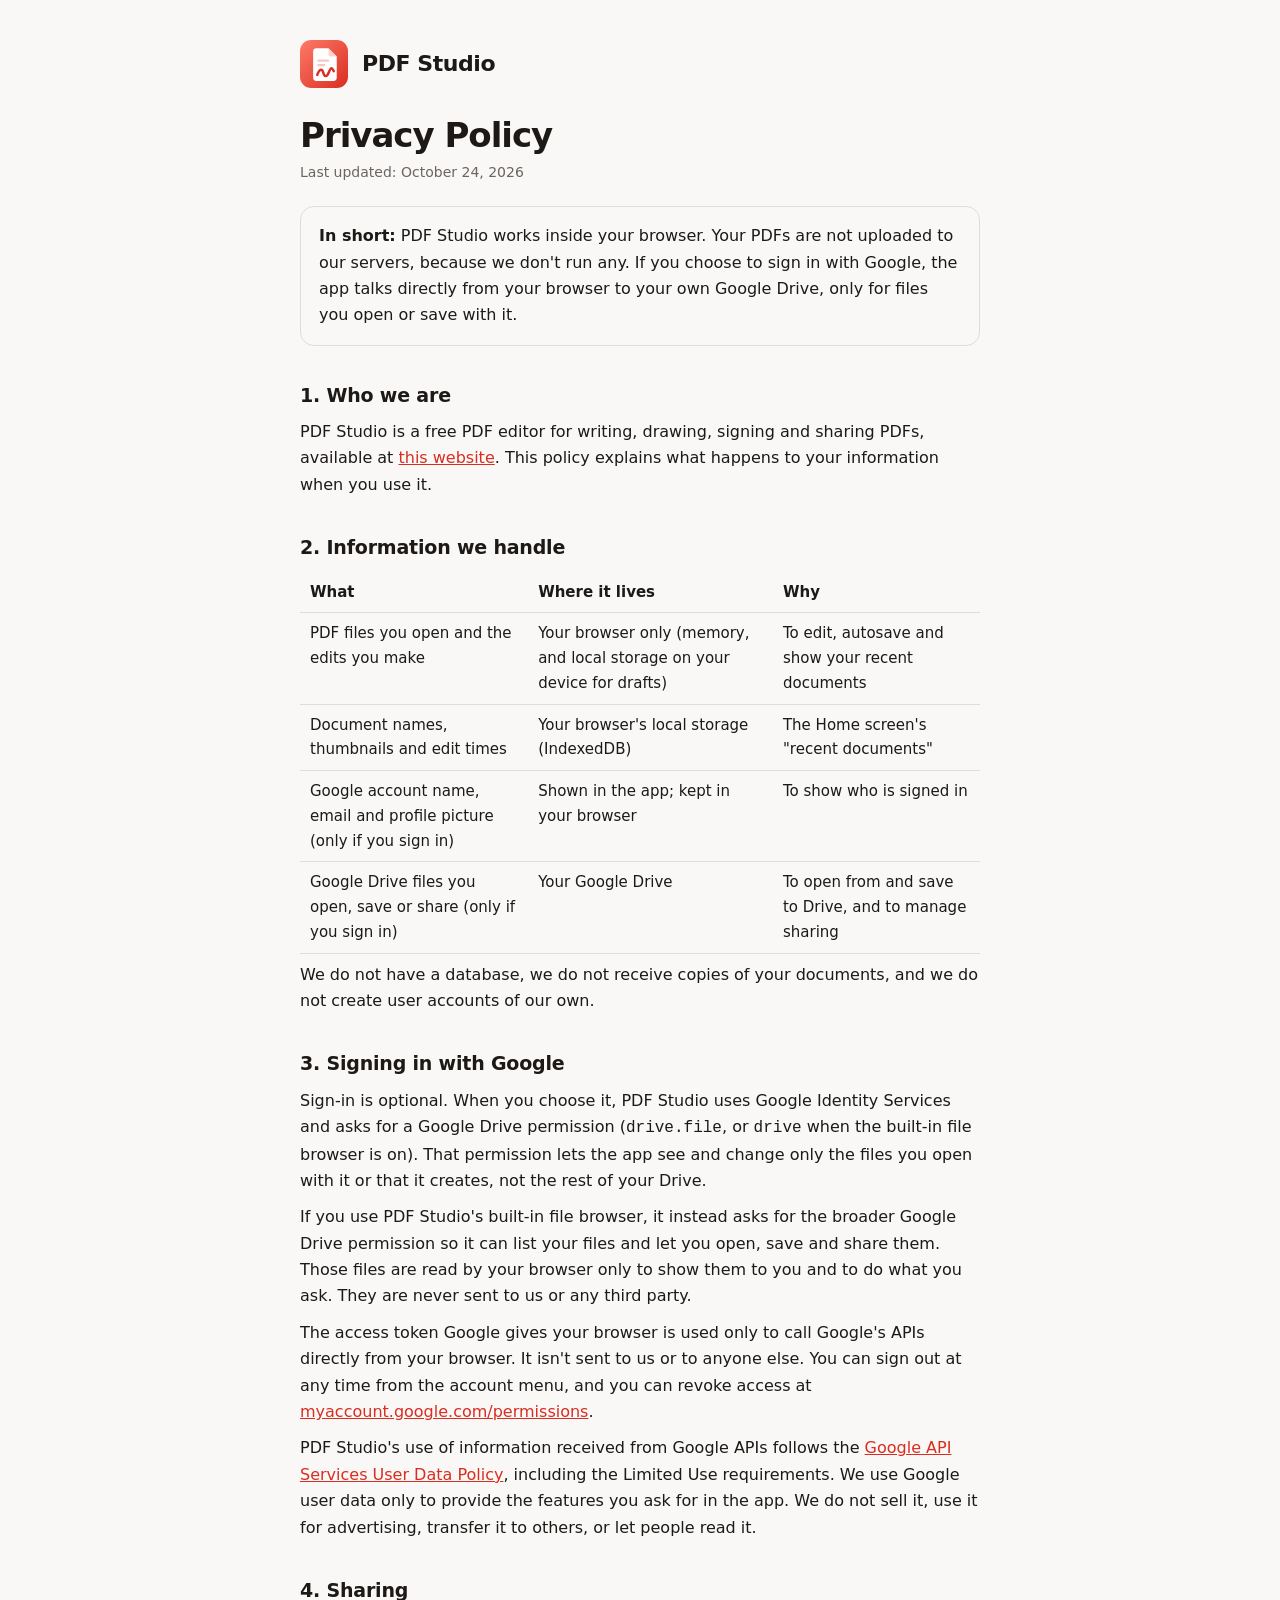
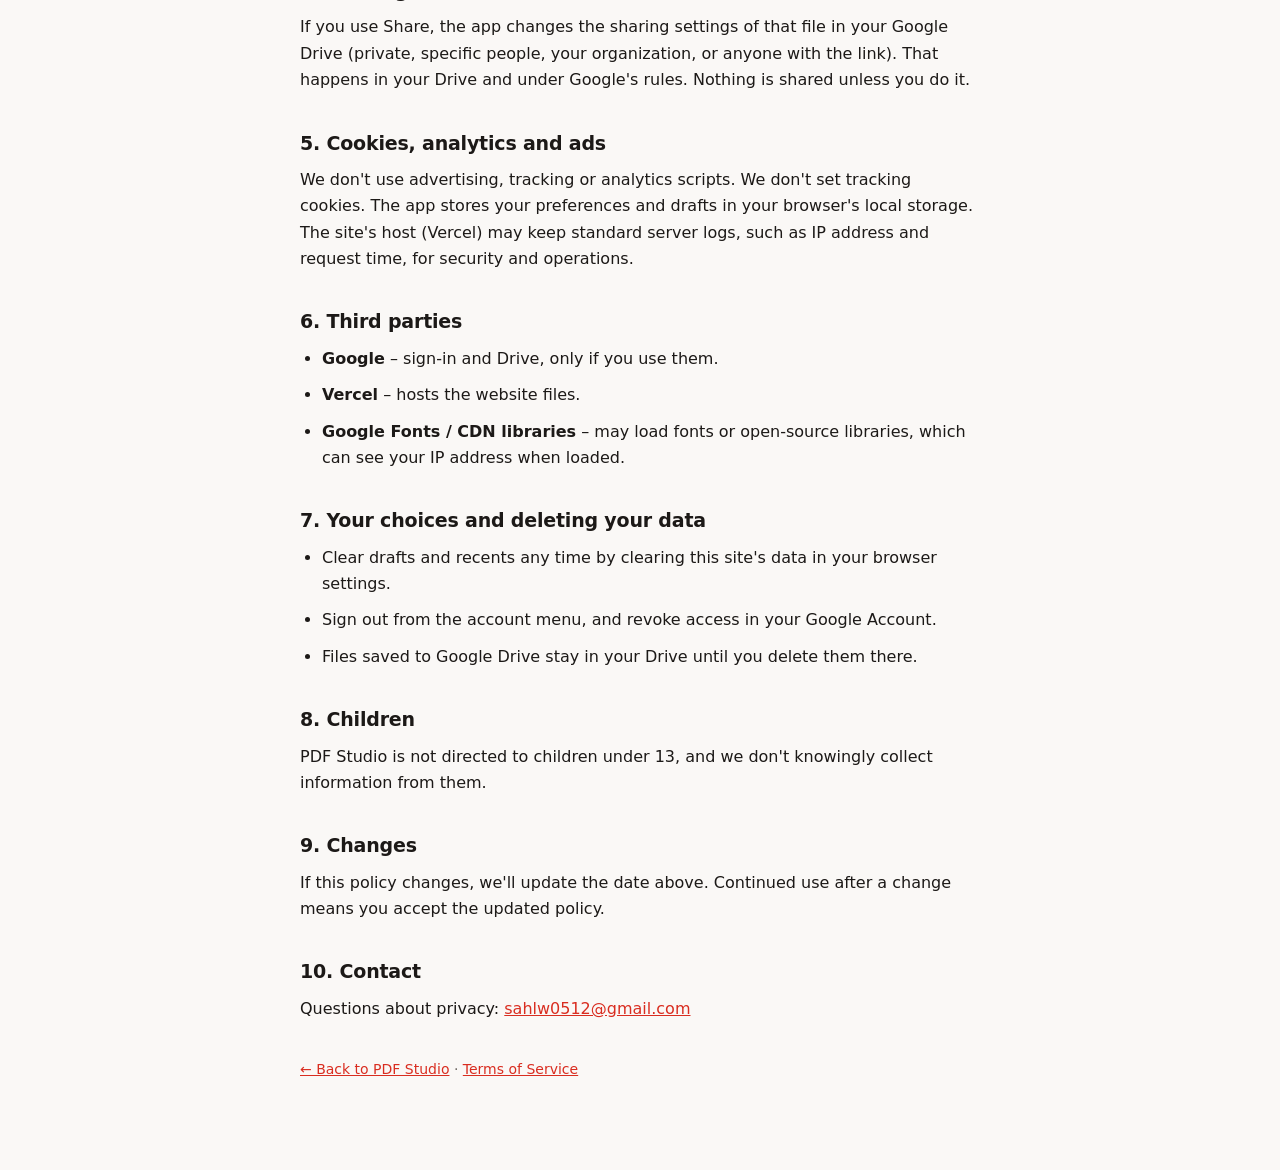
<file: privacy.html>
<!DOCTYPE html>
<html lang="en">
<head>
<meta charset="utf-8">
<meta name="viewport" content="width=device-width, initial-scale=1">
<meta name="color-scheme" content="light dark">
<title>Privacy Policy – PDF Studio</title>
<link rel="icon" type="image/svg+xml" href="assets/icon.svg">
<link rel="apple-touch-icon" href="assets/apple-touch-icon.png">
<style>
:root{--bg:#faf8f6;--fg:#1c1917;--mut:#6b6560;--line:rgba(28,25,23,.12);--acc:#d92d20}
@media(prefers-color-scheme:dark){:root{--bg:#17171a;--fg:#f3f1ee;--mut:#a39d97;--line:rgba(255,255,255,.14);--acc:#ff7a68}}
*{box-sizing:border-box}
body{margin:0;background:var(--bg);color:var(--fg);font:16px/1.65 system-ui,-apple-system,"Segoe UI",Roboto,sans-serif}
main{max-width:720px;margin:0 auto;padding:40px 20px 80px}
header{display:flex;align-items:center;gap:14px;margin-bottom:28px}
header img{width:48px;height:48px}
header a{color:inherit;text-decoration:none;font-weight:800;font-size:22px;letter-spacing:-.02em}
h1{font-size:34px;line-height:1.15;letter-spacing:-.03em;margin:0 0 6px}
h2{font-size:19px;margin:34px 0 8px;letter-spacing:-.01em}
p,li{margin:0 0 10px}
ul{padding-left:22px;margin:0 0 10px}
.mut{color:var(--mut);font-size:14px}
.box{border:1px solid var(--line);border-radius:14px;padding:16px 18px;margin:22px 0}
a{color:var(--acc)}
table{border-collapse:collapse;width:100%;font-size:15px;margin:8px 0}
th,td{text-align:left;padding:8px 10px;border-bottom:1px solid var(--line);vertical-align:top}
</style>
</head>
<body>
<main>
<header><img src="assets/icon.svg" alt=""><a href="./">PDF Studio</a></header>
<h1>Privacy Policy</h1>
<p class="mut">Last updated: October 24, 2026</p>

<div class="box"><strong>In short:</strong> PDF Studio works inside your browser. Your PDFs are not uploaded to our servers, because we don't run any. If you choose to sign in with Google, the app talks directly from your browser to your own Google Drive, only for files you open or save with it.</div>

<h2>1. Who we are</h2>
<p>PDF Studio is a free PDF editor for writing, drawing, signing and sharing PDFs, available at <a href="./">this website</a>. This policy explains what happens to your information when you use it.</p>

<h2>2. Information we handle</h2>
<table>
<tr><th>What</th><th>Where it lives</th><th>Why</th></tr>
<tr><td>PDF files you open and the edits you make</td><td>Your browser only (memory, and local storage on your device for drafts)</td><td>To edit, autosave and show your recent documents</td></tr>
<tr><td>Document names, thumbnails and edit times</td><td>Your browser's local storage (IndexedDB)</td><td>The Home screen's "recent documents"</td></tr>
<tr><td>Google account name, email and profile picture (only if you sign in)</td><td>Shown in the app; kept in your browser</td><td>To show who is signed in</td></tr>
<tr><td>Google Drive files you open, save or share (only if you sign in)</td><td>Your Google Drive</td><td>To open from and save to Drive, and to manage sharing</td></tr>
</table>
<p>We do not have a database, we do not receive copies of your documents, and we do not create user accounts of our own.</p>

<h2>3. Signing in with Google</h2>
<p>Sign-in is optional. When you choose it, PDF Studio uses Google Identity Services and asks for a Google Drive permission (<code>drive.file</code>, or <code>drive</code> when the built-in file browser is on). That permission lets the app see and change only the files you open with it or that it creates, not the rest of your Drive.</p>
<p>If you use PDF Studio's built-in file browser, it instead asks for the broader Google Drive permission so it can list your files and let you open, save and share them. Those files are read by your browser only to show them to you and to do what you ask. They are never sent to us or any third party.</p>
<p>The access token Google gives your browser is used only to call Google's APIs directly from your browser. It isn't sent to us or to anyone else. You can sign out at any time from the account menu, and you can revoke access at <a href="https://myaccount.google.com/permissions" rel="noopener">myaccount.google.com/permissions</a>.</p>
<p>PDF Studio's use of information received from Google APIs follows the <a href="https://developers.google.com/terms/api-services-user-data-policy" rel="noopener">Google API Services User Data Policy</a>, including the Limited Use requirements. We use Google user data only to provide the features you ask for in the app. We do not sell it, use it for advertising, transfer it to others, or let people read it.</p>

<h2>4. Sharing</h2>
<p>If you use Share, the app changes the sharing settings of that file in your Google Drive (private, specific people, your organization, or anyone with the link). That happens in your Drive and under Google's rules. Nothing is shared unless you do it.</p>

<h2>5. Cookies, analytics and ads</h2>
<p>We don't use advertising, tracking or analytics scripts. We don't set tracking cookies. The app stores your preferences and drafts in your browser's local storage. The site's host (Vercel) may keep standard server logs, such as IP address and request time, for security and operations.</p>

<h2>6. Third parties</h2>
<ul>
<li><strong>Google</strong> – sign-in and Drive, only if you use them.</li>
<li><strong>Vercel</strong> – hosts the website files.</li>
<li><strong>Google Fonts / CDN libraries</strong> – may load fonts or open-source libraries, which can see your IP address when loaded.</li>
</ul>

<h2>7. Your choices and deleting your data</h2>
<ul>
<li>Clear drafts and recents any time by clearing this site's data in your browser settings.</li>
<li>Sign out from the account menu, and revoke access in your Google Account.</li>
<li>Files saved to Google Drive stay in your Drive until you delete them there.</li>
</ul>

<h2>8. Children</h2>
<p>PDF Studio is not directed to children under 13, and we don't knowingly collect information from them.</p>

<h2>9. Changes</h2>
<p>If this policy changes, we'll update the date above. Continued use after a change means you accept the updated policy.</p>

<h2>10. Contact</h2>
<p>Questions about privacy: <a href="mailto:sahlw0512@gmail.com">sahlw0512@gmail.com</a></p>

<p class="mut" style="margin-top:36px"><a href="./">← Back to PDF Studio</a> · <a href="terms">Terms of Service</a></p>
</main>
</body>
</html>
</file>
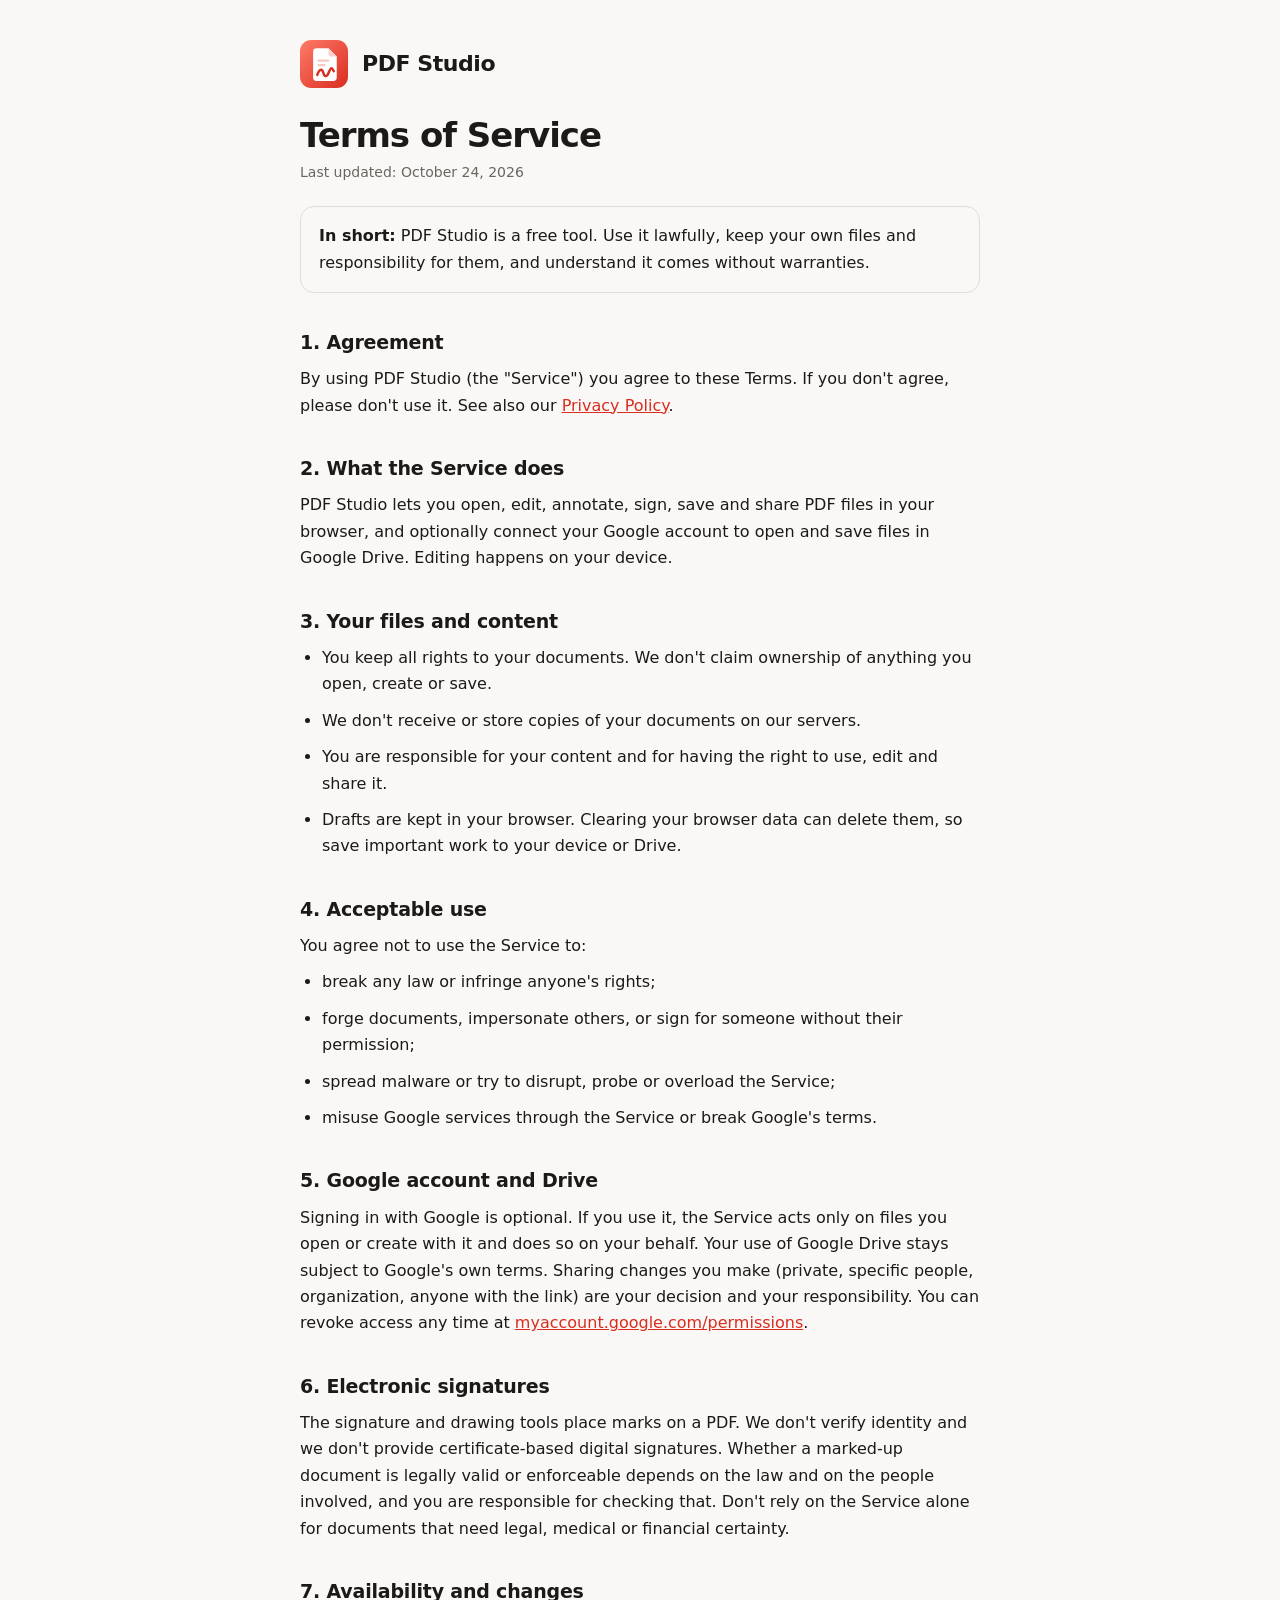
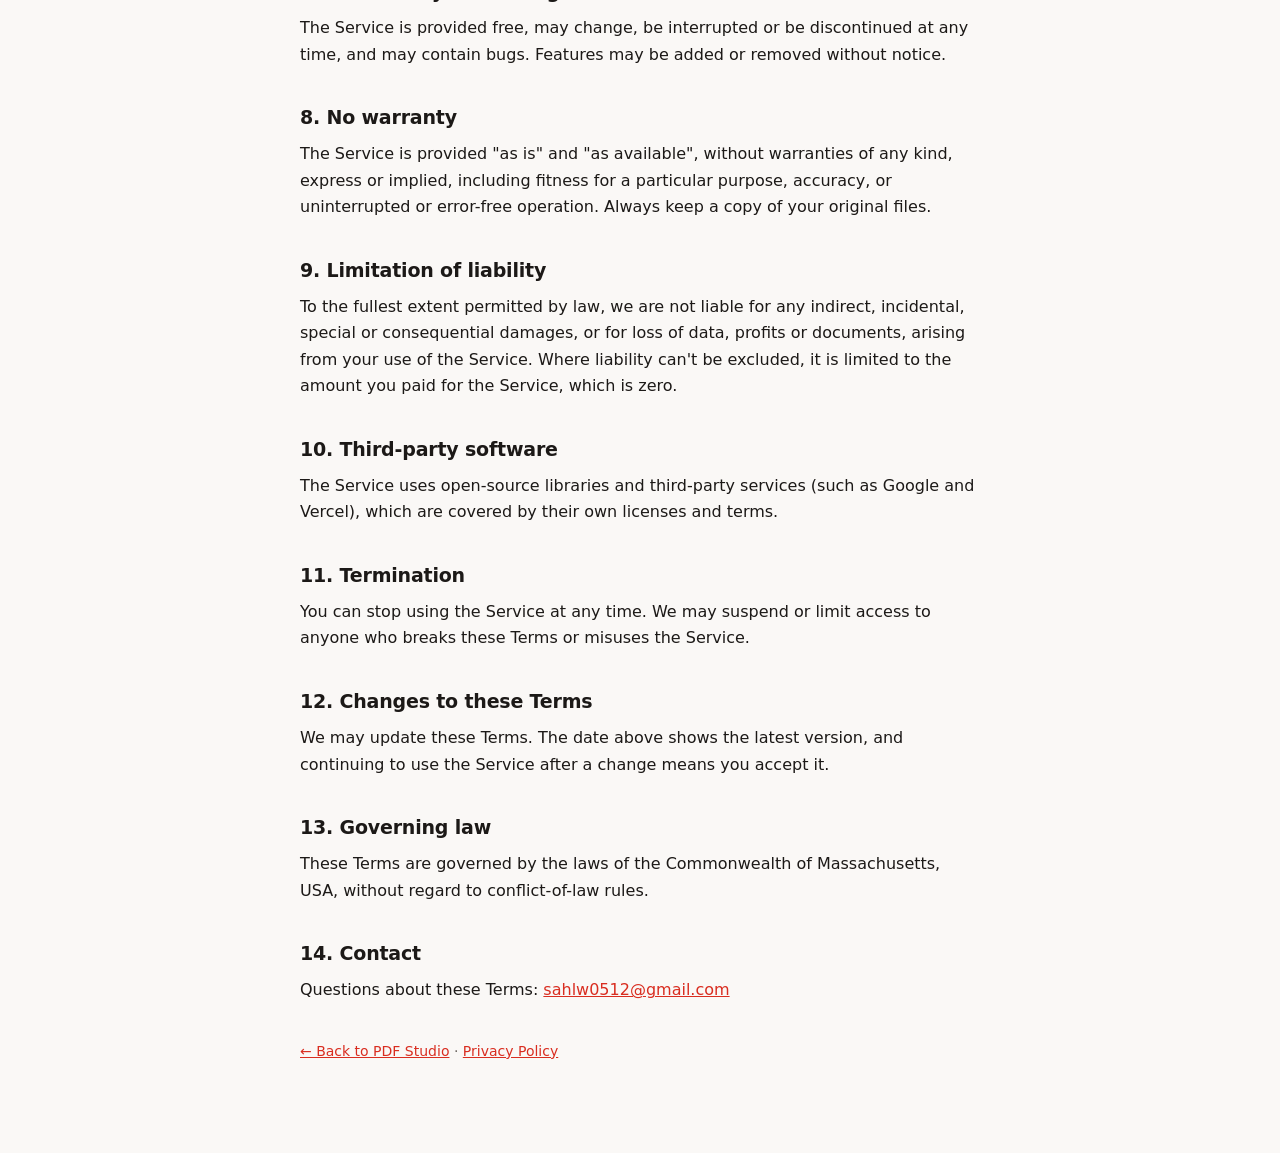
<file: terms.html>
<!DOCTYPE html>
<html lang="en">
<head>
<meta charset="utf-8">
<meta name="viewport" content="width=device-width, initial-scale=1">
<meta name="color-scheme" content="light dark">
<title>Terms of Service – PDF Studio</title>
<link rel="icon" type="image/svg+xml" href="assets/icon.svg">
<link rel="apple-touch-icon" href="assets/apple-touch-icon.png">
<style>
:root{--bg:#faf8f6;--fg:#1c1917;--mut:#6b6560;--line:rgba(28,25,23,.12);--acc:#d92d20}
@media(prefers-color-scheme:dark){:root{--bg:#17171a;--fg:#f3f1ee;--mut:#a39d97;--line:rgba(255,255,255,.14);--acc:#ff7a68}}
*{box-sizing:border-box}
body{margin:0;background:var(--bg);color:var(--fg);font:16px/1.65 system-ui,-apple-system,"Segoe UI",Roboto,sans-serif}
main{max-width:720px;margin:0 auto;padding:40px 20px 80px}
header{display:flex;align-items:center;gap:14px;margin-bottom:28px}
header img{width:48px;height:48px}
header a{color:inherit;text-decoration:none;font-weight:800;font-size:22px;letter-spacing:-.02em}
h1{font-size:34px;line-height:1.15;letter-spacing:-.03em;margin:0 0 6px}
h2{font-size:19px;margin:34px 0 8px;letter-spacing:-.01em}
p,li{margin:0 0 10px}
ul{padding-left:22px;margin:0 0 10px}
.mut{color:var(--mut);font-size:14px}
.box{border:1px solid var(--line);border-radius:14px;padding:16px 18px;margin:22px 0}
a{color:var(--acc)}
table{border-collapse:collapse;width:100%;font-size:15px;margin:8px 0}
th,td{text-align:left;padding:8px 10px;border-bottom:1px solid var(--line);vertical-align:top}
</style>
</head>
<body>
<main>
<header><img src="assets/icon.svg" alt=""><a href="./">PDF Studio</a></header>
<h1>Terms of Service</h1>
<p class="mut">Last updated: October 24, 2026</p>

<div class="box"><strong>In short:</strong> PDF Studio is a free tool. Use it lawfully, keep your own files and responsibility for them, and understand it comes without warranties.</div>

<h2>1. Agreement</h2>
<p>By using PDF Studio (the "Service") you agree to these Terms. If you don't agree, please don't use it. See also our <a href="privacy">Privacy Policy</a>.</p>

<h2>2. What the Service does</h2>
<p>PDF Studio lets you open, edit, annotate, sign, save and share PDF files in your browser, and optionally connect your Google account to open and save files in Google Drive. Editing happens on your device.</p>

<h2>3. Your files and content</h2>
<ul>
<li>You keep all rights to your documents. We don't claim ownership of anything you open, create or save.</li>
<li>We don't receive or store copies of your documents on our servers.</li>
<li>You are responsible for your content and for having the right to use, edit and share it.</li>
<li>Drafts are kept in your browser. Clearing your browser data can delete them, so save important work to your device or Drive.</li>
</ul>

<h2>4. Acceptable use</h2>
<p>You agree not to use the Service to:</p>
<ul>
<li>break any law or infringe anyone's rights;</li>
<li>forge documents, impersonate others, or sign for someone without their permission;</li>
<li>spread malware or try to disrupt, probe or overload the Service;</li>
<li>misuse Google services through the Service or break Google's terms.</li>
</ul>

<h2>5. Google account and Drive</h2>
<p>Signing in with Google is optional. If you use it, the Service acts only on files you open or create with it and does so on your behalf. Your use of Google Drive stays subject to Google's own terms. Sharing changes you make (private, specific people, organization, anyone with the link) are your decision and your responsibility. You can revoke access any time at <a href="https://myaccount.google.com/permissions" rel="noopener">myaccount.google.com/permissions</a>.</p>

<h2>6. Electronic signatures</h2>
<p>The signature and drawing tools place marks on a PDF. We don't verify identity and we don't provide certificate-based digital signatures. Whether a marked-up document is legally valid or enforceable depends on the law and on the people involved, and you are responsible for checking that. Don't rely on the Service alone for documents that need legal, medical or financial certainty.</p>

<h2>7. Availability and changes</h2>
<p>The Service is provided free, may change, be interrupted or be discontinued at any time, and may contain bugs. Features may be added or removed without notice.</p>

<h2>8. No warranty</h2>
<p>The Service is provided "as is" and "as available", without warranties of any kind, express or implied, including fitness for a particular purpose, accuracy, or uninterrupted or error-free operation. Always keep a copy of your original files.</p>

<h2>9. Limitation of liability</h2>
<p>To the fullest extent permitted by law, we are not liable for any indirect, incidental, special or consequential damages, or for loss of data, profits or documents, arising from your use of the Service. Where liability can't be excluded, it is limited to the amount you paid for the Service, which is zero.</p>

<h2>10. Third-party software</h2>
<p>The Service uses open-source libraries and third-party services (such as Google and Vercel), which are covered by their own licenses and terms.</p>

<h2>11. Termination</h2>
<p>You can stop using the Service at any time. We may suspend or limit access to anyone who breaks these Terms or misuses the Service.</p>

<h2>12. Changes to these Terms</h2>
<p>We may update these Terms. The date above shows the latest version, and continuing to use the Service after a change means you accept it.</p>

<h2>13. Governing law</h2>
<p>These Terms are governed by the laws of the Commonwealth of Massachusetts, USA, without regard to conflict-of-law rules.</p>

<h2>14. Contact</h2>
<p>Questions about these Terms: <a href="mailto:sahlw0512@gmail.com">sahlw0512@gmail.com</a></p>

<p class="mut" style="margin-top:36px"><a href="./">← Back to PDF Studio</a> · <a href="privacy">Privacy Policy</a></p>
</main>
</body>
</html>
</file>
